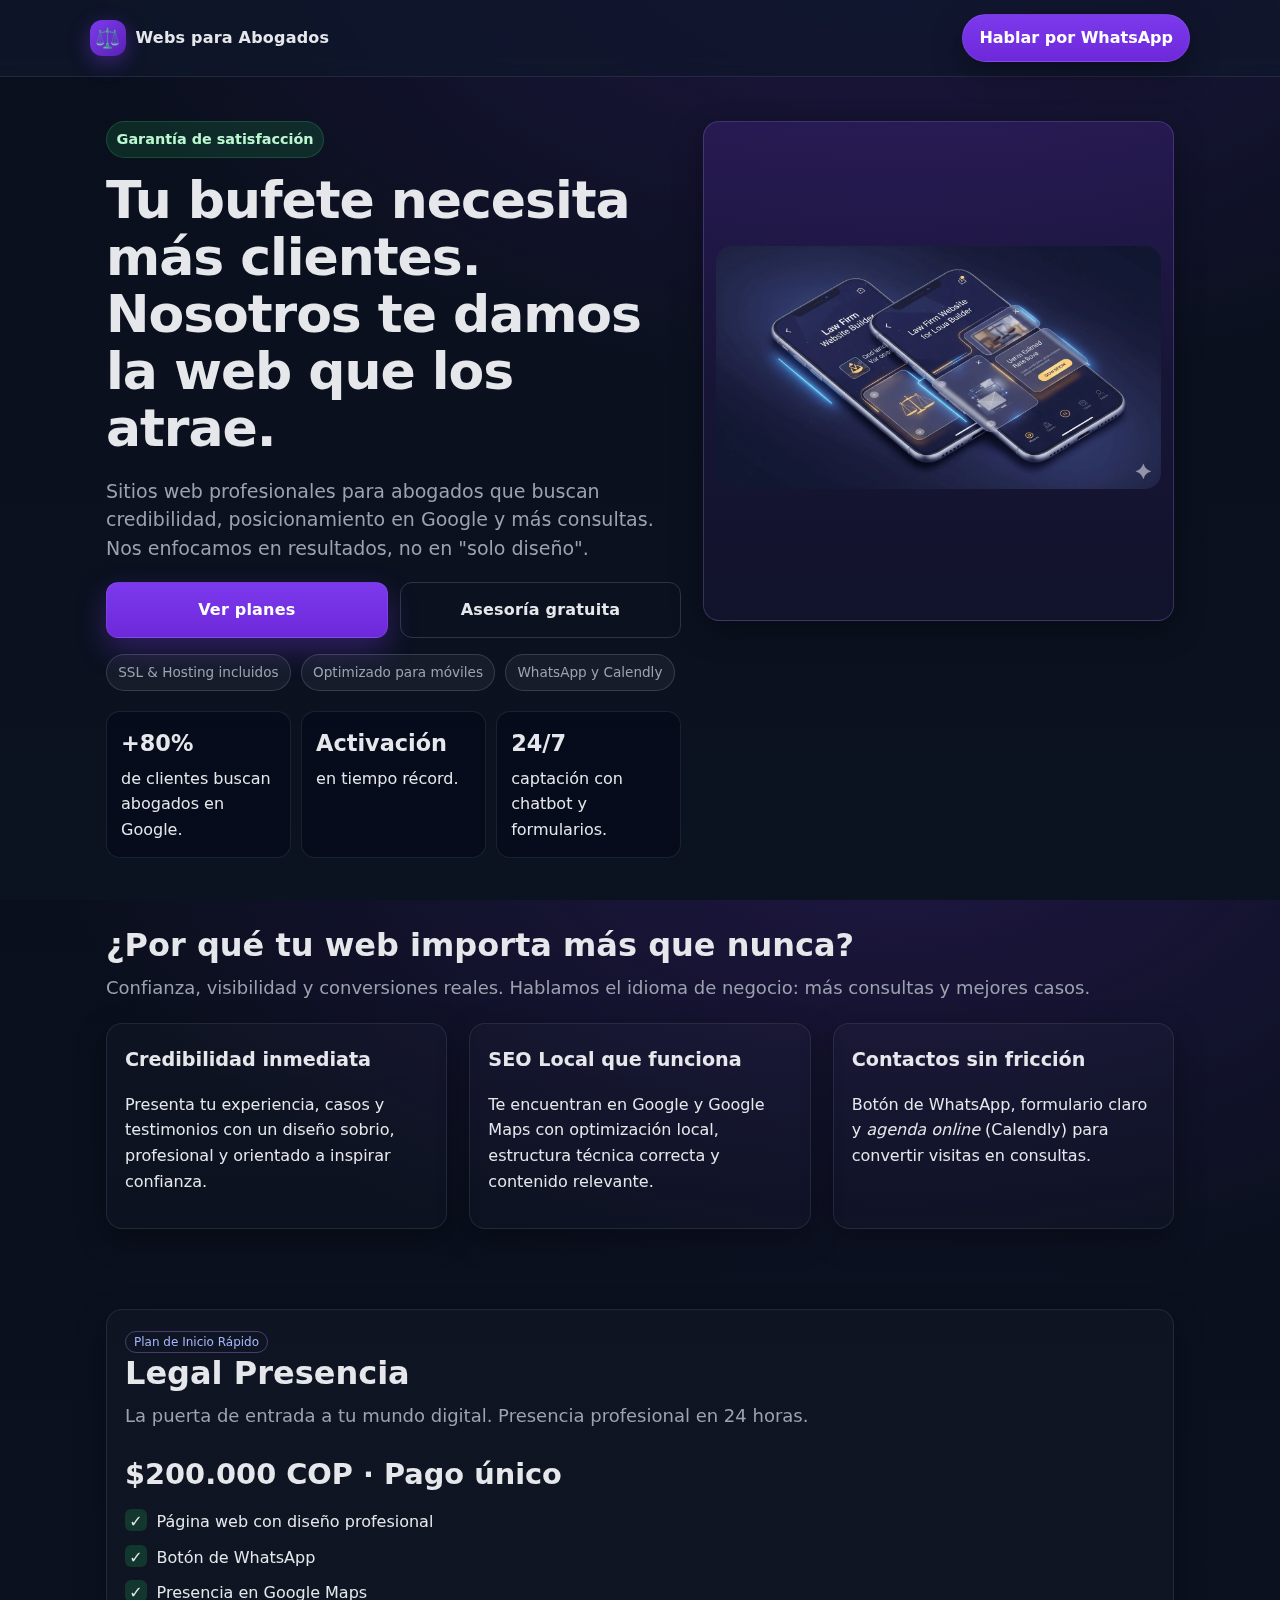
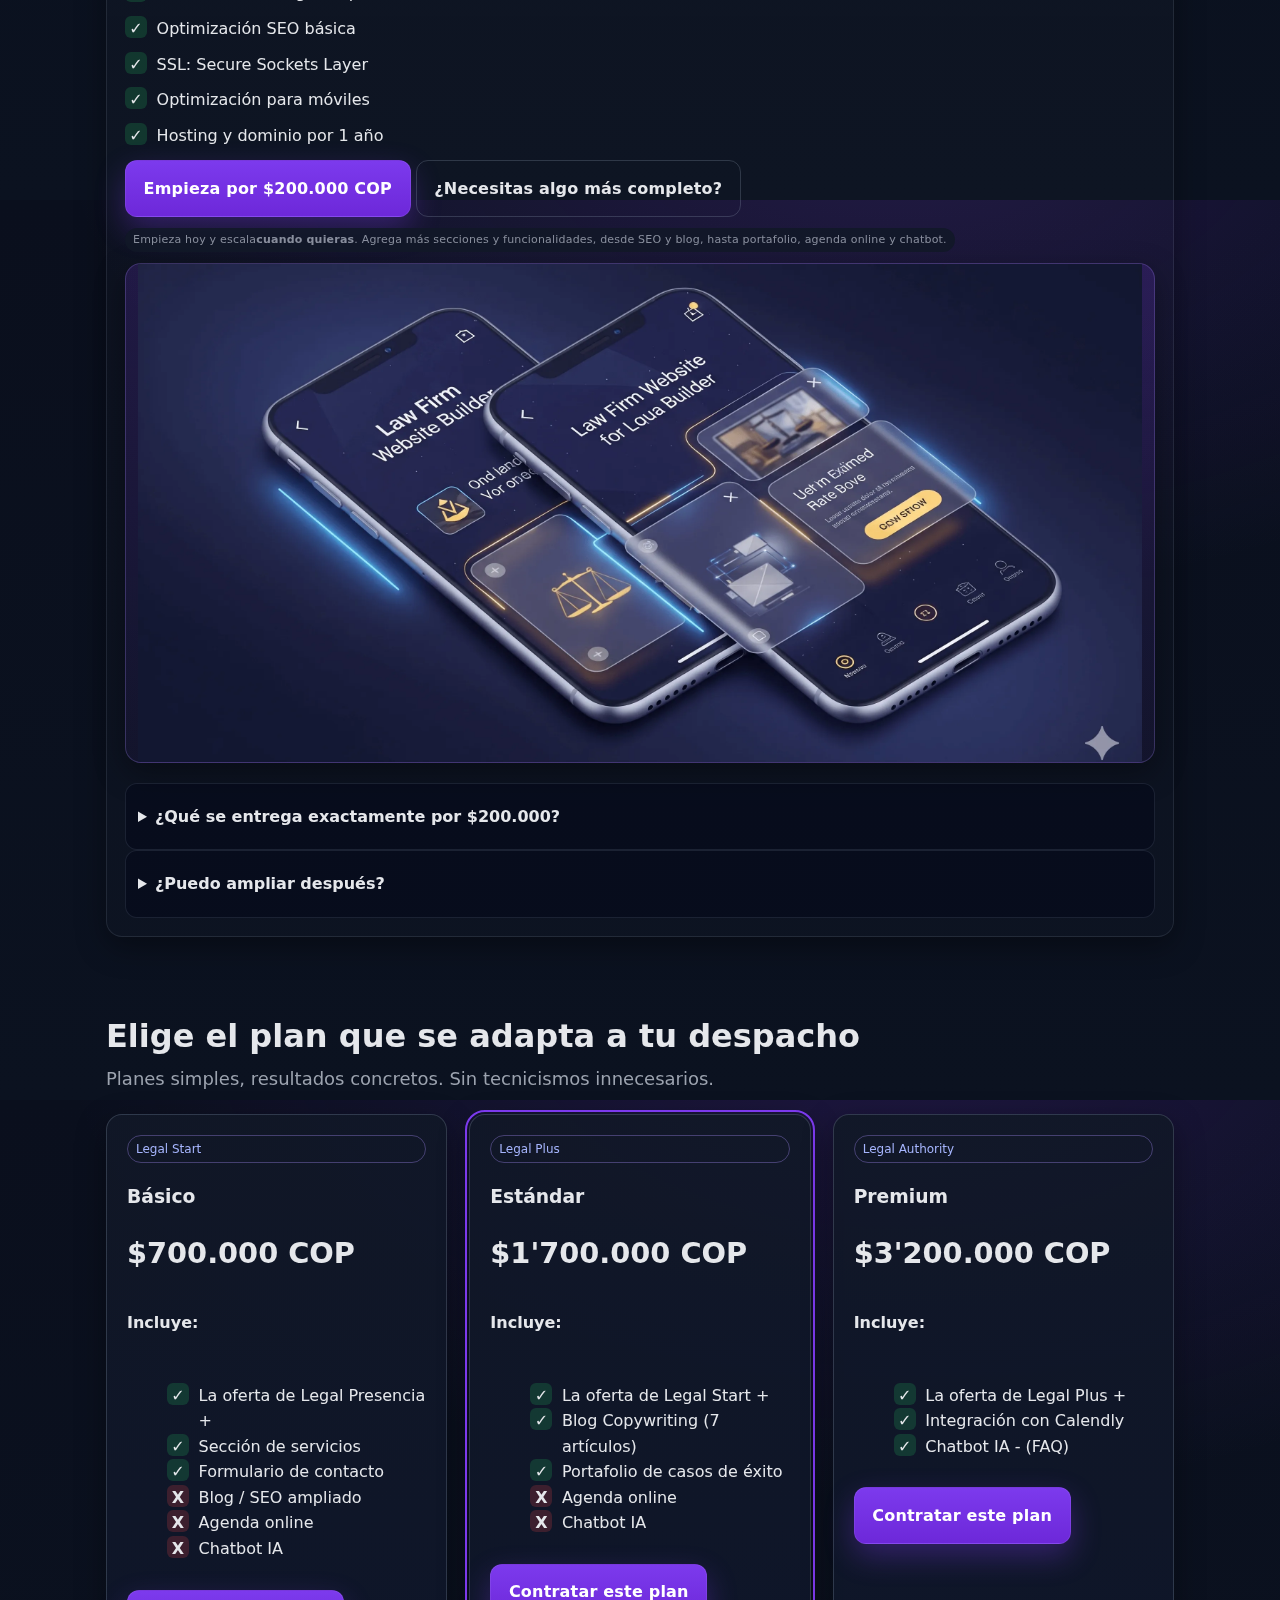
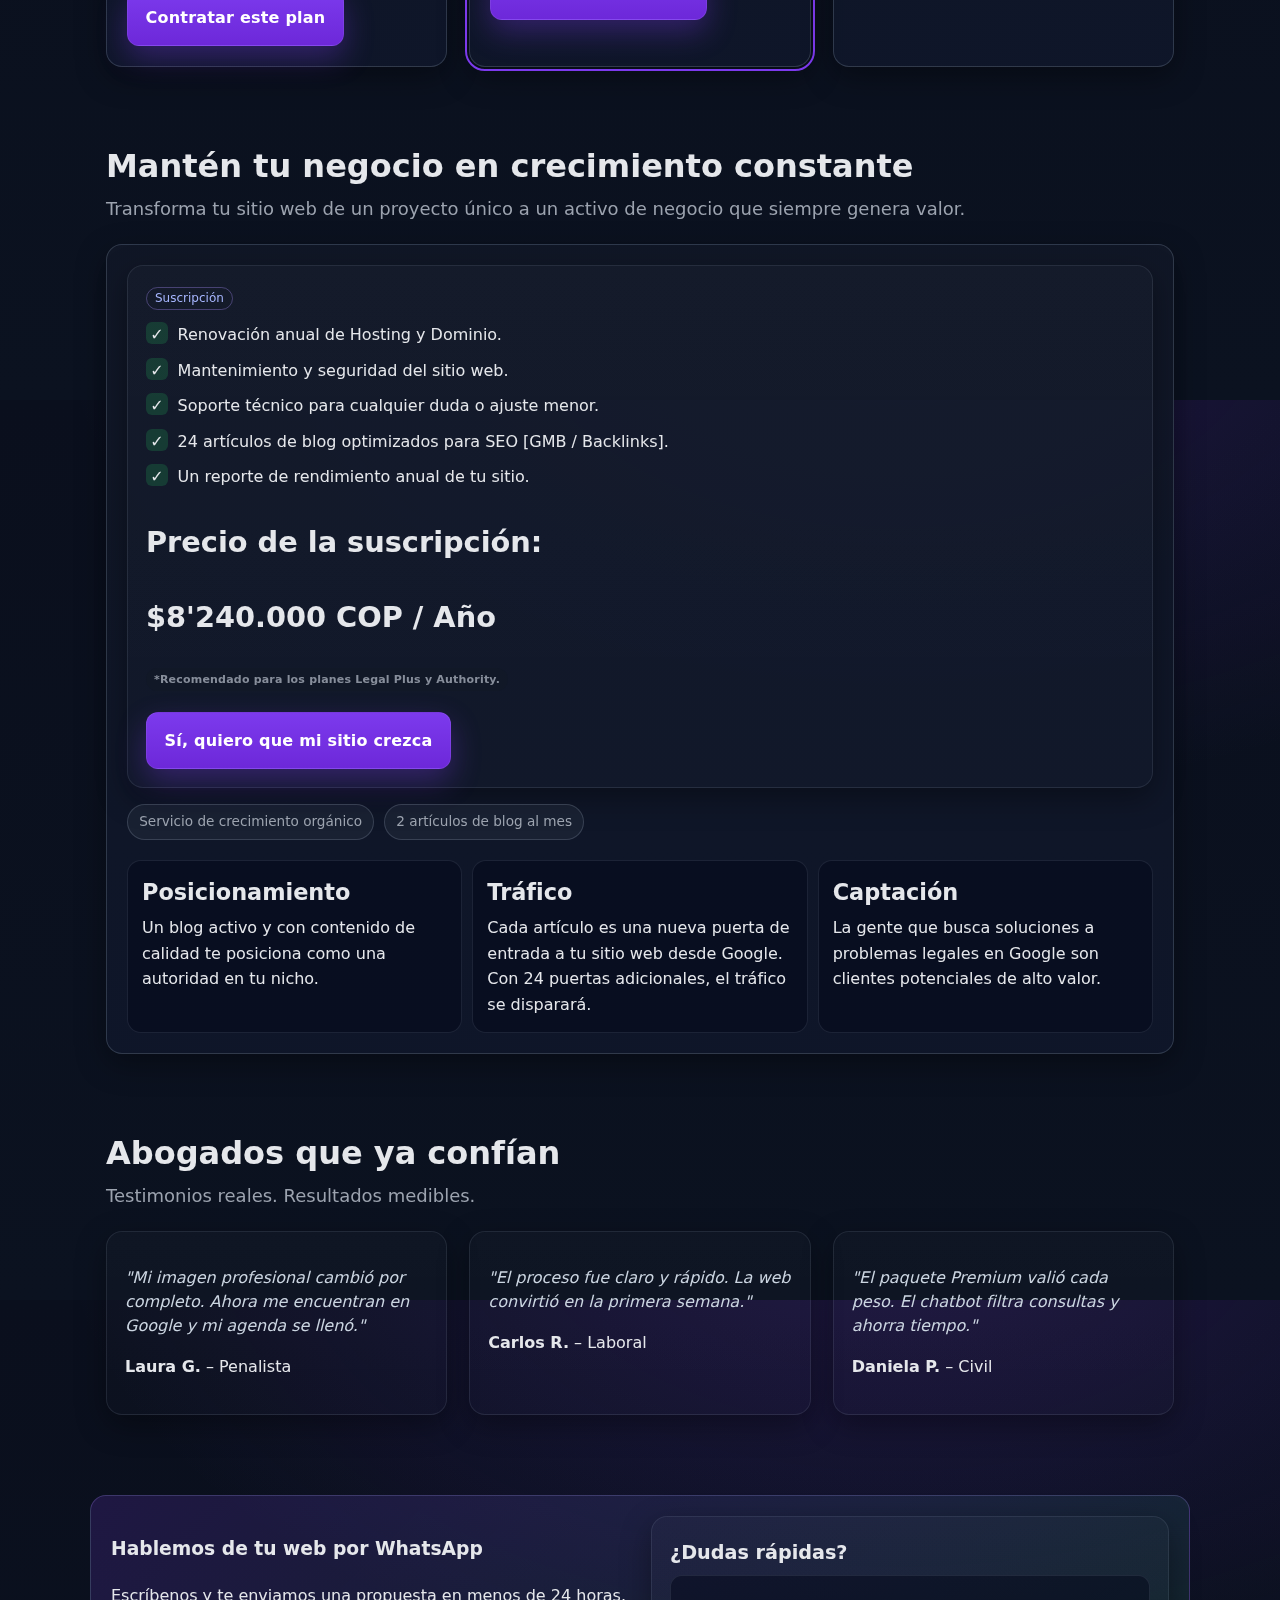
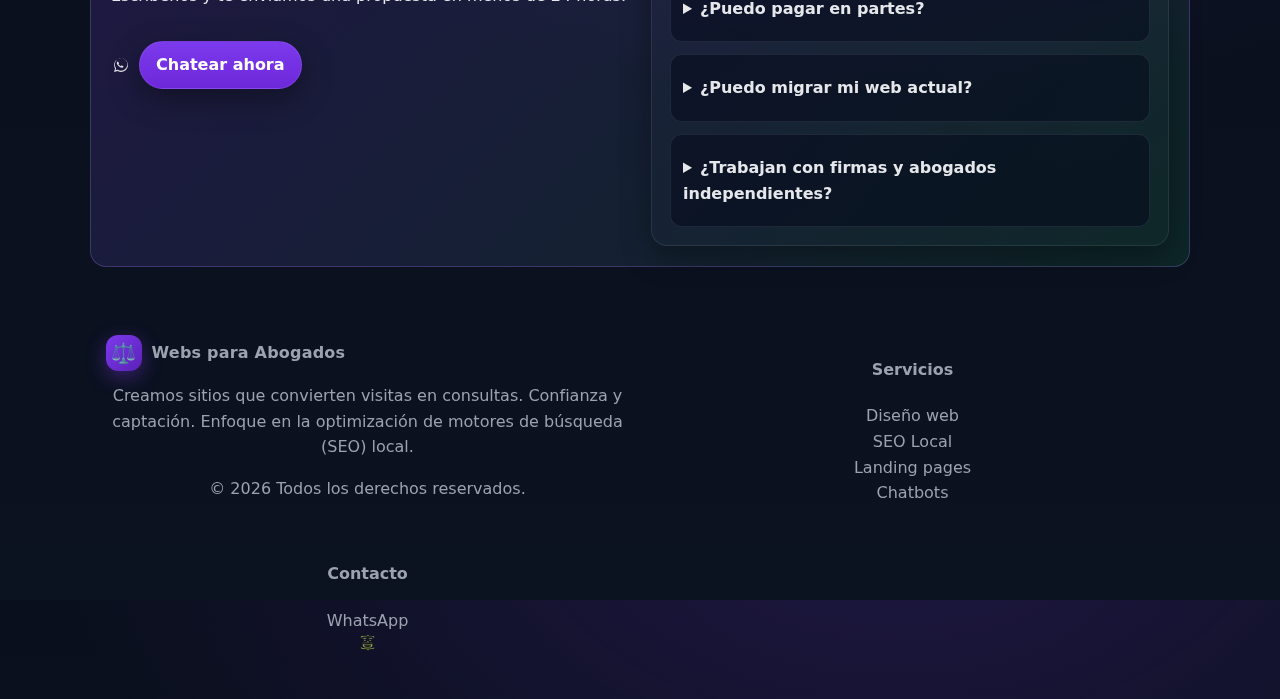
<file: index.html>
<!DOCTYPE html>
<html lang="es">
<head>
  <meta charset="utf-8" />
  <meta name="viewport" content="width=device-width, initial-scale=1" />
  <title>Webs para Abogados | Más clientes, mejor imagen</title>
  <meta name="description" content="Landing page para vender planes web a abogados: credibilidad, SEO local y más consultas.">
  <meta name="theme-color" content="#0f172a">
  <meta property="og:title" content="Webs para Abogados | Más clientes, mejor imagen">
  <meta property="og:description" content="Planes claros: Legal Start, Legal Plus y Legal Authority. Entrega en 7 días.">
  <meta property="og:type" content="website">
  <meta property="og:url" content="https://ejemplo.com/abogados">
  <link rel="icon" href="data:image/svg+xml,%3Csvg xmlns='http://www.w3.org/2000/svg' viewBox='0 0 100 100'%3E%3Ctext y='0.9em' font-size='90'%3E⚖️%3C/text%3E%3C/svg%3E">
  <link rel="stylesheet" href="styles.css">

  <script type="application/ld+json">
  {
    "@context":"https://schema.org",
    "@type":"Service",
    "name":"Diseño de sitios web para abogados",
    "areaServed":"Latinoamérica",
    "provider":{"@type":"Organization","name":"De Caldas","url":"https://decaldas.github.io/home/"},
    "hasOfferCatalog":{
      "@type":"OfferCatalog",
      "name":"Planes Web",
      "itemListElement":[
        {"@type":"Offer","name":"Legal Presencia","priceCurrency":"COP","price":"200.000"},
        {"@type":"Offer","name":"Legal Start","priceCurrency":"COP","price":"700.000"},
        {"@type":"Offer","name":"Legal Plus","priceCurrency":"COP","price":"1.700.000"},
        {"@type":"Offer","name":"Legal Authority","priceCurrency":"COP","price":"3.200.000"}
      ]
    },
    "hasOfferCatalog": {
      "@type": "OfferCatalog",
      "name": "Suscripción Anual",
      "itemListElement": [
        {
          "@type": "Offer",
          "name": "Mantenimiento y Crecimiento",
          "priceCurrency": "COP",
          "price": "8.240.000"
        }
      ]
    },
    "hasOfferCatalog": {
      "@type": "OfferCatalog",
      "name": "Servicios Adicionales",
      "itemListElement": [
        {
          "@type": "Offer",
          "name": "Conexión Profesional",
          "priceCurrency": "COP",
          "price": "700.000"
        },
        {
          "@type": "Offer",
          "name": "Autoridad Digital",
          "priceCurrency": "COP",
          "price": "1.000.000"
        },
        {
          "@type": "Offer",
          "name": "Optimización en Conversión",
          "priceCurrency": "COP",
          "price": "2.000.000"
        },
        {
          "@type": "Offer",
          "name": "Diseño de Marca e Identidad Visual",
          "priceCurrency": "COP",
          "price": "2.000.000"
        }
      ]
    }
  }
  </script>
</head>
<body>
  <a href="#contenido" class="skip-link">Saltar al contenido</a>
  <header>
    <div class="container nav" role="navigation" aria-label="Navegación principal">
      <div class="brand">
        <div class="logo" aria-hidden="true">⚖️</div>
        <span>Webs para Abogados</span>
      </div>
      <a class="cta-mini" href="https://wa.me/573001151592?text=Hola%20quiero%20mi%20web%20profesional%20para%20abogado" aria-label="Hablar por WhatsApp">Hablar por WhatsApp</a>
    </div>
  </header>

  <main id="contenido">
    <section class="hero">
      <div class="container hero-grid">
        <div class="hero-content">
          <span class="badge">Garantía de satisfacción</span>
          <h1 class="title">Tu bufete necesita más clientes.<br> Nosotros te damos la web que los atrae.</h1>
          <p class="subtitle">Sitios web profesionales para abogados que buscan credibilidad, posicionamiento en Google y más consultas. Nos enfocamos en resultados, no en "solo diseño".</p>
          <div class="hero-cta">
            <a class="btn btn-primary" href="#planes">Ver planes</a>
            <a class="btn btn-outline" href="https://wa.me/573001151592?text=Quiero%20asesoria%20gratuita%20para%20mi%20web%20de%20abogado" rel="noopener">Asesoría gratuita</a>
          </div>
          <div class="trust mt-2">
            <span class="pill">SSL & Hosting incluidos</span>
            <span class="pill">Optimizado para móviles</span>
            <span class="pill">WhatsApp y Calendly</span>
          </div>
          <div class="kpis">
            <div class="kpi"><strong>+80%</strong> de clientes buscan abogados en Google.</div>
            <div class="kpi"><strong>Activación</strong> en tiempo récord.</div>
            <div class="kpi"><strong>24/7</strong> captación con chatbot y formularios.</div>
          </div>
        </div>  
        <div class="hero-card" role="img" aria-label="Vista previa de una web para abogados con perfil, servicios y botón de contacto">
          <picture>
            <source media="(min-width: 769px)" srcset="./public/img/imgdesk-lawyers_landing.webp" />
            <source media="(max-width: 768px)" srcset="./public/img/imgphone-lawyers_landing.webp" />
            <img
              src="./public/img/imgdesk-lawyers_landing.webp"
              alt="Landing page para abogados con perfil profesional, servicios y contacto"
              loading="lazy"
              decoding="async"
            />
          </picture>
        </div>
      </div>
    </section>

    <section id="beneficios">
      <div class="container">
        <h2 class="section-title">¿Por qué tu web importa más que nunca?</h2>
        <p class="section-sub">Confianza, visibilidad y conversiones reales. Hablamos el idioma de negocio: más consultas y mejores casos.</p>
        <div class="benefits">
          <article class="card">
            <h3>Credibilidad inmediata</h3>
            <p>Presenta tu experiencia, casos y testimonios con un diseño sobrio, profesional y orientado a inspirar confianza.</p>
          </article>
          <article class="card">
            <h3>SEO Local que funciona</h3>
            <p>Te encuentran en Google y Google Maps con optimización local, estructura técnica correcta y contenido relevante.</p>
          </article>
          <article class="card">
            <h3>Contactos sin fricción</h3>
            <p>Botón de WhatsApp, formulario claro y <em>agenda online</em> (Calendly) para convertir visitas en consultas.</p>
          </article>
        </div>
      </div>
    </section>

    <!-- ===== Plan de Entrada: Legal Presencia ===== -->
    <section id="legal-presencia" aria-labelledby="lp-heading">
      <div class="container">
        <div class="card legal-presencia-card">
          <div class="lp-intro">
            <span class="badge-mini">Plan de Inicio Rápido</span>
            <h2 id="lp-heading" class="section-title">Legal Presencia</h2>
            <p class="section-sub">La puerta de entrada a tu mundo digital. Presencia profesional en 24 horas.</p>
          </div>

          <div class="lp-content">
            <div class="lp-details">
              <p class="price">$200.000 <span class="price-note">COP · Pago único</span></p>
              <ul class="features" aria-label="Incluye">
                <li><span class="check" aria-hidden="true">✓</span> Página web con diseño profesional</li>
                <li><span class="check" aria-hidden="true">✓</span> Botón de WhatsApp</li>
                <li><span class="check" aria-hidden="true">✓</span> Presencia en Google Maps</li>
                <li><span class="check" aria-hidden="true">✓</span> Optimización SEO básica</li>
                <li><span class="check" aria-hidden="true">✓</span> SSL: Secure Sockets Layer</li>
                <li><span class="check" aria-hidden="true">✓</span> Optimización para móviles</li>
                <li><span class="check" aria-hidden="true">✓</span> Hosting y dominio por 1 año</li>                
              </ul>

              <div class="lp-cta">
                <a class="btn btn-primary" href="https://wa.me/573001234567?text=Quiero%20el%20plan%20Legal%20Presencia%20por%20200.000%20COP" aria-label="Solicitar plan Legal Presencia por WhatsApp">
                  Empieza por $200.000 COP
                </a>
                <a class="btn btn-outline" href="#planes" aria-label="Ver planes superiores">
                  ¿Necesitas algo más completo?
                </a>
              </div>

              <p class="recommends">
                Empieza hoy y escala <strong>cuando quieras</strong>. Agrega más secciones y funcionalidades, desde SEO y blog, hasta portafolio, agenda online y chatbot.
              </p>
            </div>

            <div class="lp-image">
              <div class="hero-card" role="img" aria-label="Vista previa de Legal Presencia">
                <picture>
                  <source media="(min-width: 900px)" srcset="./public/img/imgdesk-lawyers_landing.webp" />
                  <source media="(max-width: 768px)" srcset="./public/img/imgphone-lawyers_landing.webp" />
                  <img src="./public/img/imgdesk-lawyers_landing.webp"
                      alt="Demo de landing de una firma legal con titular, servicios y WhatsApp"
                      loading="lazy" decoding="async" />
                </picture>
              </div>
            </div>
          </div>

          <div class="lp-faq">
            <details>
              <summary>¿Qué se entrega exactamente por $200.000?</summary>
              <p>Una página web con tu nombre, especialización, mensaje, y WhatsApp. Lista para recibir consultas; Este plan soluciona la necesidad básica de "estar presente" en el mundo digital. Es para quién solo busca un punto de contacto profesional.</p>
            </details>
            <details>
              <summary>¿Puedo ampliar después?</summary>
              <p>Sí. Elige las funcionalidades que se adaptan a tu estrategia. Si ya tienes una web, puedes agregar estas funcionalidades cuando lo requieras. <em>Pasa de una simple <q>tarjeta de presentación</q> a una herramienta totalmente interactiva.</em></p>
              
              <h3>Funcionalidades adicionales:</h3>

              <details>
                <summary>Conexión Profesional</summary>
                <p>Se trata de pasar de una presencia en línea a un punto de encuentro.</p>
                <div class="addon-detail">
                  <p>Botón de WhatsApp + Formulario de contacto</p>
                  <span class="addon-price">Precio: $700.000 COP</span>
                </div>
              </details>

              <details>
                <summary>Autoridad Digital</summary>
                <p>Construye tu reputación en línea y posiciona tu marca como la de un experto.</p>
                <div class="addon-detail">
                  <p>Blog con 7 artículos iniciales + Portafolio de casos de éxito</p>
                  <span class="addon-price">Precio: $1.000.000 COP</span>
                </div>
              </details>

              <details>
                <summary>Optimización en Conversión</summary>
                <p>Automatiza el proceso de contacto y calificación para llenar tu agenda.</p>
                <div class="addon-detail">
                  <p>Agenda online + Chatbot (FAQ)</p>
                  <span class="addon-price">Precio: $2.000.000 COP</span>
                </div>
              </details>

              <details>
                <summary>Diseño de Marca e Identidad Visual</summary>
                <p>Un diseño coherente y profesional que refleje tu experiencia y valores.</p>
                <div class="addon-detail">
                  <p>Definición general del estilo visual con logo principal y sus variaciones, paleta de colores, tipografía y fuentes. Para profesionales que requieren una identidad visual única y memorable.</p>
                  <span class="addon-price">Precio: $2.000.000 COP</span>
                </div>
              </details>

              <p>O. Podríamos migrar a <em><strong>Legal Start</strong></em>, <em><strong>Legal Plus</strong></em> o <em><strong>Legal Authority</strong></em> sin rehacer nada.</p>

              <details>
                <summary>¡Oferta Bundle!</summary>
                <div class="bundle-card">
                  <p class="bundle-title">Obtén el <span class="bundle-highlight">Paquete de Lanzamiento Completo</span></p>

                  <ul class="bundle-features">
                    <li><span class="bundle-check">✓</span> Plan Legal Plus</li>
                    <li><span class="bundle-check">✓</span> Diseño de Marca e Identidad Visual</li>
                  </ul>

                  <div class="bundle-pricing">
                    <div class="original-price">
                      <p>Precio por separado:</p>
                      <p class="strikethrough">$4'200.000 COP</p>
                    </div>
                    <div class="bundle-price">
                      <p>Precio del bundle:</p>
                      <p class="highlight-price">$3'500.000 COP</p>
                    </div>
                  </div>
                  <p class="bundle-savings">Ahorras: $700.000 COP</p>
                  <a class="btn btn-primary bundle-btn" href="https://wa.me/573001151592?text=Me%20interesa%20el%20Paquete%20de%20Lanzamiento%20Completo">
                    Contratar Paquete Completo
                  </a>
                </div>
              </details>
            </details>
          </div>
        </div>
      </div>
    </section>
    <!-- ===== /Legal Presencia ===== -->

    <section id="planes">
      <div class="container">
        <h2 class="section-title">Elige el plan que se adapta a tu despacho</h2>
        <p class="section-sub">Planes simples, resultados concretos. Sin tecnicismos innecesarios.</p>
        <div class="plans" role="list">
          <article class="plan" aria-labelledby="p1">
            <div class="badge-mini">Legal Start</div>
            <h3 id="p1">Básico</h3>
            <p class="price">$700.000<span class="price-note"> COP </span></p>
            <div class="features">
              <h4>Incluye:</h4>
              <ul>
                <li><span class="check"aria-hidden="true">✓</span> La oferta de Legal Presencia +</li>
                <li><span class="check" aria-hidden="true">✓</span> Sección de servicios</li>
                <li><span class="check" aria-hidden="true">✓</span> Formulario de contacto</li>
                <li><span class="x" aria-hidden="true">X</span> Blog / SEO ampliado</li>
                <li><span class="x" aria-hidden="true">X</span> Agenda online</li>
                <li><span class="x" aria-hidden="true">X</span> Chatbot IA</li>
              </ul>
            </div>
            <a class="btn btn-primary" href="https://wa.me/573001151592?text=Quiero%20el%20plan%20Legal%20Start" aria-label="Contratar plan Legal Start">Contratar este plan</a>
          </article>

          <article class="plan popular" aria-labelledby="p2">
            <div class="badge-mini">Legal Plus</div>
            <h3 id="p2">Estándar</h3>
            <p class="price">$1'700.000<span class="price-note"> COP </span></p>
            <div class="features">
              <h4>Incluye:</h4>
              <ul>
                <li><span class="check"aria-hidden="true">✓</span> La oferta de Legal Start +</li>
                <li><span class="check"aria-hidden="true">✓</span> Blog Copywriting (7 artículos)</li>
                <li><span class="check" aria-hidden="true">✓</span> Portafolio de casos de éxito</li>
                <li><span class="x" aria-hidden="true">X</span> Agenda online</li>
                <li><span class="x" aria-hidden="true">X</span> Chatbot IA</li>
              </ul>
            </div>
            <a class="btn btn-primary" href="https://wa.me/573001151592?text=Quiero%20el%20plan%20Legal%20Plus" aria-label="Contratar plan Legal Plus">Contratar este plan</a>
          </article>

          <article class="plan" aria-labelledby="p3">
            <div class="badge-mini">Legal Authority</div>
            <h3 id="p3">Premium</h3>
            <p class="price">$3'200.000<span class="price-note"> COP </span></p>
            <div class="features">
              <h4>Incluye:</h4>
              <ul>
                <li><span class="check">✓</span> La oferta de Legal Plus +</li>
                <li><span class="check">✓</span> Integración con Calendly</li>
                <li><span class="check">✓</span> Chatbot IA - (FAQ)</li>
              </ul>
            </div>
            <a class="btn btn-primary" href="https://wa.me/573001151592?text=Quiero%20el%20plan%20Legal%20Authority" aria-label="Contratar plan Legal Authority">Contratar este plan</a>
          </article>
        </div>
      </div>
    </section>

    <section id="suscripcion-anual">
      <div class="container">
        <h2 class="section-title">Mantén tu negocio en crecimiento constante</h2>
        <p class="section-sub">Transforma tu sitio web de un proyecto único a un activo de negocio que siempre genera valor.</p>

        <article class="plan">
          <div class="card popular">
            <span class="badge-mini">Suscripción</span>
            <ul class="features">
              <li><span class="check" aria-hidden="true">✓</span>Renovación anual de Hosting y Dominio.</li>
              <li><span class="check" aria-hidden="true">✓</span> Mantenimiento y seguridad del sitio web.</li>
              <li><span class="check" aria-hidden="true">✓</span> Soporte técnico para cualquier duda o ajuste menor.</li>
              <li><span class="check" aria-hidden="true">✓</span> 24 artículos de blog optimizados para SEO [GMB / Backlinks].</li>
              <li><span class="check" aria-hidden="true">✓</span> Un reporte de rendimiento anual de tu sitio.</li>
            </ul>
            
            <div class="price">
              <p class="price-label">Precio de la suscripción:</p>
              <p class="price">$8'240.000 <span class="price-note">COP / Año</span></p>
              <p class="recommends">*Recomendado para los planes Legal Plus y Authority.</p>
            </div>
            
            <a class="btn btn-primary" href="https://wa.me/573001151592?text=Quiero%20contratar%20la%20suscripci%C3%B3n%20anual%20de%20mantenimiento">
              Sí, quiero que mi sitio crezca
            </a>
          </div>

          <div class="trust">
            <span class="pill">Servicio de crecimiento orgánico</span>
            <span class="pill">2 artículos de blog al mes</span>
          </div>

          <div class="kpis">
            <div class="kpi"><strong>Posicionamiento</strong> Un blog activo y con contenido de calidad te posiciona como una autoridad en tu nicho.</div>
            <div class="kpi"><strong>Tráfico</strong> Cada artículo es una nueva puerta de entrada a tu sitio web desde Google. Con 24 puertas adicionales, el tráfico se disparará.</div>
            <div class="kpi"><strong>Captación</strong> La gente que busca soluciones a problemas legales en Google son clientes potenciales de alto valor.</div>
          </div>
        </article>
      </div>
    </section>

    <section id="testimonios">
      <div class="container">
        <h2 class="section-title">Abogados que ya confían</h2>
        <p class="section-sub">Testimonios reales. Resultados medibles.</p>
        <div class="testimonials">
          <article class="card">
            <p class="quote">"Mi imagen profesional cambió por completo. Ahora me encuentran en Google y mi agenda se llenó."</p>
            <p><strong>Laura G.</strong> – Penalista</p>
          </article>
          <article class="card">
            <p class="quote">"El proceso fue claro y rápido. La web convirtió en la primera semana."</p>
            <p><strong>Carlos R.</strong> – Laboral</p>
          </article>
          <article class="card">
            <p class="quote">"El paquete Premium valió cada peso. El chatbot filtra consultas y ahorra tiempo."</p>
            <p><strong>Daniela P.</strong> – Civil</p>
          </article>
        </div>
      </div>
    </section>

    <section id="garantia">
      <div class="container guarantee">
        <div class="contact-card">
          <h3>Hablemos de tu web por WhatsApp</h3>
          <p>Escríbenos y te enviamos una propuesta en menos de 24 horas.</p>
          <p class="whatsapp">
            <svg viewBox="0 0 32 32" fill="currentColor" aria-hidden="true"><path d="M19.11 17.48c-.26-.13-1.52-.75-1.75-.84-.23-.09-.4-.13-.57.13-.17.26-.65.84-.8 1.01-.15.17-.3.2-.56.07-.26-.13-1.08-.4-2.06-1.27-.76-.68-1.27-1.52-1.42-1.78-.15-.26-.02-.4.11-.53.11-.11.26-.3.38-.45.13-.15.17-.26.26-.43.09-.17.04-.32-.02-.45-.07-.13-.57-1.37-.78-1.88-.21-.5-.42-.43-.57-.43-.15 0-.32-.02-.49-.02-.17 0-.45.06-.68.32-.23.26-.9.88-.9 2.14 0 1.26.93 2.48 1.06 2.65.13.17 1.83 2.8 4.43 3.92.62.27 1.11.43 1.49.55.63.2 1.2.17 1.65.10.5-.08 1.52-.62 1.74-1.22.21-.6.21-1.12.15-1.22-.06-.1-.23-.16-.49-.29zM16.05 5C9.94 5 5 9.94 5 16.05c0 1.95.51 3.79 1.4 5.38L5 27l5.71-1.49A11 11 0 0 0 16.05 27C22.16 27 27.1 22.06 27.1 15.95 27.1 9.84 22.16 5 16.05 5zm0 20.1a9.97 9.97 0 0 1-5.08-1.41l-.36-.21-3.38.88.9-3.29-.23-.34A10 10 0 1 1 26.1 16.05 10.05 10.05 0 0 1 16.05 25.1z"/></svg>
            <a class="cta-mini" href="https://wa.me/573001151592?text=Hola%20necesito%20una%20web%20para%20mi%20despacho">Chatear ahora</a>
          </p>
        </div>
        
        <div class="faq-card">
          <div class="card">
            <h3>¿Dudas rápidas?</h3>
            <div class="faq">
              <details>
                <summary>¿Puedo pagar en partes?</summary>
                <p>Sí. 60% al inicio, 40% al entregar.</p>
              </details>
              <details>
                <summary>¿Puedo migrar mi web actual?</summary>
                <p>Claro. Incluimos migración de contenido sin costo en Plus y Authority.</p>
              </details>
              <details>
                <summary>¿Trabajan con firmas y abogados independientes?</summary>
                <p>Sí, adaptamos el plan a tu contexto.</p>
              </details>
            </div>
          </div>
        </div>
      </div>
    </section>
  </main>
</body>
<footer>
    <div class="container footer-grid">
      <div>
        <div class="brand">
          <div class="logo" aria-hidden="true">⚖️</div>
          <strong>Webs para Abogados</strong>
        </div>
        <p class="mt-2">Creamos sitios que convierten visitas en consultas. Confianza y captación. Enfoque en la optimización de motores de búsqueda (SEO) local.</p>
        <p class="mt-2">
          © <span id="year"></span> Todos los derechos reservados.</p>
      </div>
      <div>
        <h4>Servicios</h4>
        <ul class="mt-1" style="list-style:none; padding:0; margin:0">
          <li>Diseño web</li>
          <li>SEO Local</li>
          <li>Landing pages</li>
          <li>Chatbots</li>
        </ul>
      </div>
      <div>
        <h4>Contacto</h4>
        <ul class="mt-1" style="list-style:none; padding:0; margin:0">
          <li><a href="https://wa.me/573001151592">WhatsApp</a></li>
          <!-- <li><a href="#contacto">Formulario</a></li> -->
          <li><a href="https://decaldas.github.io/home/" target="_blank" rel="noopener">
            <img src="./public/web-app-manifest-192x192.webp" width="17px" height="17px" alt="De Caldas logo">
            </a>
          </li>
        </ul>
        <div>
        
      </div>
      </div>
    </div>
  </footer>

  <script>
    // Año dinámico y ligero efecto de enfoque al abrir con hash
    document.getElementById('year').textContent = new Date().getFullYear();
    if (location.hash) {
      const el = document.querySelector(location.hash);
      if (el) el.setAttribute('tabindex', '-1'), el.focus();
    }
  </script>
</html>
</file>
<file: styles.css>
/* ==========================================================================
    VARIABLES Y CONFIGURACIÓN GLOBAL
    ========================================================================== */

:root {
  /* Colores principales */
  --color-bg: #0b1220;           /* slate-950 */
  --color-panel: #0f172a;        /* slate-900 */
  --color-panel-2: #111827;      /* gray-900 */
  --color-text: #e5e7eb;         /* gray-200 */
  --color-muted: #9ca3af;        /* gray-400 */
  
  /* Colores de marca */
  --color-brand-primary: #7c3aed;  /* violet-600 */
  --color-brand-secondary: #a78bfa; /* violet-300 */
  --color-brand-gradient: linear-gradient(180deg, var(--color-brand-primary), #6d28d9);
  
  /* Colores de estado */
  --color-success: #22c55e;      /* green-500 */
  --color-danger: #ef4444;
  
  /* Efectos visuales */
  --color-ring: rgba(124, 58, 237, 0.45);
  --shadow-primary: 0 10px 30px rgba(0, 0, 0, 0.35);
  --shadow-brand: 0 12px 30px rgba(124, 58, 237, 0.33);
  
  /* Bordes */
  --border-radius: 16px;
  --border-radius-sm: 12px;
  --border-radius-lg: 24px;
  --border-color: rgba(148, 163, 184, 0.15);
  --border-color-light: rgba(148, 163, 184, 0.25);
  
  /* Espaciado */
  --spacing-gap: 22px;
  --spacing-section: 54px 0;
  
  /* Nuevas variables para móviles */
  --mobile-padding: 16px;
  --touch-min-size: 44px;
}

/* ==========================================================================
    RESET Y ESTILOS BASE
    ========================================================================== */

* {
  box-sizing: border-box;
}

html, body {
  height: 100%;
}

body {
  margin: 0;
  font-family: ui-sans-serif, system-ui, -apple-system, Segoe UI, Roboto, Helvetica, Arial, 
              "Apple Color Emoji", "Segoe UI Emoji", sans-serif;
  color: var(--color-text);
  background: radial-gradient(1200px 700px at 70% -10%, rgba(124, 58, 237, 0.18), transparent 70%), 
              linear-gradient(180deg, #0a0f1d 0%, var(--color-bg) 100%);
  line-height: 1.6;
  /* Mejorar renderizado en móviles */
  -webkit-font-smoothing: antialiased;
  -moz-osx-font-smoothing: grayscale;
  text-rendering: optimizeLegibility;
}

a {
  color: inherit;
  text-decoration: none;
}

/* ==========================================================================
    COMPONENTES REUTILIZABLES - OPTIMIZADOS PARA MÓVILES
    ========================================================================== */

/* Contenedores */
.container {
  width: min(1100px, 92%);
  margin-inline: auto;
  padding: 0 var(--mobile-padding);
}

/* Utilidades de texto */
.sr-only {
  position: absolute;
  width: 1px;
  height: 1px;
  padding: 0;
  margin: -1px;
  overflow: hidden;
  clip: rect(0, 0, 0, 0);
  white-space: nowrap;
  border: 0;
}

.skip-link {
  position: absolute;
  left: -9999px;
  top: auto;
  width: 1px;
  height: 1px;
  overflow: hidden;
}

.skip-link:focus {
  left: 1rem;
  top: 1rem;
  width: auto;
  height: auto;
  background: #fff;
  color: #000;
  padding: 0.5rem 0.75rem;
  border-radius: 8px;
  z-index: 1000;
}

/* Tarjetas */
.card {
  background: linear-gradient(180deg, rgba(255, 255, 255, 0.02), rgba(255, 255, 255, 0.01));
  border: 1px solid var(--border-color);
  border-radius: var(--border-radius);
  padding: 18px;
  box-shadow: var(--shadow-primary);
}

/* Botones - Optimizados para touch */
.btn {
  display: inline-flex;
  align-items: center;
  justify-content: center;
  gap: 0.6rem;
  padding: 0.9rem 1.1rem;
  border-radius: var(--border-radius-sm);
  text-decoration: none;
  font-weight: 700;
  letter-spacing: 0.2px;
  border: 1px solid rgba(255, 255, 255, 0.08);
  transition: transform 0.15s ease, filter 0.15s ease, box-shadow 0.2s ease;
  /* Tamaño mínimo para touch */
  min-height: var(--touch-min-size);
}

.btn-primary {
  background: var(--color-brand-gradient);
  color: #fff;
  box-shadow: var(--shadow-brand);
}

.btn-primary:hover, .btn-primary:focus {
  transform: translateY(-1px);
  filter: brightness(1.05);
}

.btn-outline {
  background: transparent;
  color: var(--color-text);
  border: 1px solid var(--border-color-light);
}

.btn-outline:hover, .btn-outline:focus {
  transform: translateY(-1px);
  border-color: rgba(255, 255, 255, 0.5);
}

.cta-mini {
  display: inline-flex;
  gap: 0.6rem;
  align-items: center;
  padding: 0.65rem 1rem;
  border-radius: 999px;
  background: var(--color-brand-gradient);
  color: white;
  text-decoration: none;
  font-weight: 600;
  box-shadow: var(--shadow-primary);
  transition: transform 0.15s ease, filter 0.15s ease;
  border: 1px solid rgba(255, 255, 255, 0.08);
  /* Tamaño mínimo para touch */
  min-height: var(--touch-min-size);
}

.cta-mini:hover, .cta-mini:focus {
  transform: translateY(-1px);
  filter: brightness(1.05);
}

.cta-mini:focus-visible {
  outline: 3px solid var(--color-ring);
  outline-offset: 3px;
}

/* Badges */
.badge {
  display: inline-flex;
  align-items: center;
  gap: 0.5rem;
  padding: 0.35rem 0.6rem;
  border-radius: 999px;
  background: rgba(34, 197, 94, 0.15);
  color: #bbf7d0;
  font-weight: 600;
  font-size: 0.9rem;
  border: 1px solid rgba(34, 197, 94, 0.25);
}

.badge-mini {
  font-size: 0.75rem;
  color: #a5b4fc;
  border: 1px solid rgba(167, 139, 250, 0.35);
  padding: 0.2rem 0.5rem;
  border-radius: 999px;
}

/* Elementos de lista */
.features {
  list-style: none;
  padding: 0;
  margin: 12px 0;
  display: grid;
  gap: 10px;
}

.features li {
  display: flex;
  gap: 0.6rem;
  align-items: flex-start;
}

dt.subtitle {
  font-size: 23px;
}

.check {
  width: 22px;
  height: 22px;
  border-radius: 6px;
  background: rgba(34, 197, 94, 0.2);
  display: grid;
  place-items: center;
  font-weight: 900;
  flex-shrink: 0; /* Evita que se reduzca en móviles */
}

.x {
  width: 22px;
  height: 22px;
  border-radius: 6px;
  background: rgba(239, 68, 68, 0.2);
  display: grid;
  place-items: center;
  font-weight: 900;
  flex-shrink: 0; /* Evita que se reduzca en móviles */
}

/* Utilidades de diseño */
.grid {
  display: grid;
  gap: var(--spacing-gap);
}

.center {
  text-align: center;
}

/* Utilidades de espaciado */
.mt-1 { margin-top: 6px; }
.mt-2 { margin-top: 12px; }
.mt-3 { margin-top: 18px; }
.mt-4 { margin-top: 24px; }
.mt-5 { margin-top: 32px; }
.mb-0 { margin-bottom: 0; }
.ml-0 { margin-left: 27px; }

.pill {
  display: inline-flex;
  gap: 0.5rem;
  align-items: center;
  padding: 0.4rem 0.7rem;
  border-radius: 999px;
  border: 1px solid var(--border-color-light);
  background: rgba(148, 163, 184, 0.08);
  font-size: 0.85rem;
  white-space: nowrap;
}

/* ==========================================================================
    COMPONENTES DE LAYOUT - OPTIMIZADOS PARA MÓVILES
    ========================================================================== */

/* Header y Navegación */
header {
  position: sticky;
  top: 0;
  z-index: 20;
  backdrop-filter: saturate(120%) blur(8px);
  background: rgba(15, 23, 42, 0.75);
  border-bottom: 1px solid rgba(148, 163, 184, 0.15);
}

.nav {
  display: flex;
  align-items: center;
  justify-content: space-between;
  padding: 14px 0;
  flex-wrap: wrap;
  gap: 12px;
}

.brand {
  display: flex;
  gap: 0.6rem;
  align-items: center;
  font-weight: 700;
  letter-spacing: 0.2px;
}

.brand .logo {
  width: 36px;
  height: 36px;
  display: grid;
  place-items: center;
  border-radius: var(--border-radius-sm);
  background: linear-gradient(135deg, var(--color-brand-primary), #5b21b6);
  box-shadow: 0 6px 20px rgba(124, 58, 237, 0.4);
  font-size: 20px;
  flex-shrink: 0;
}

/* Hero Section */
.hero {
  padding: 44px 0 28px;
}

.hero-grid {
  display: grid;
  gap: var(--spacing-gap);
  grid-template-columns: 1fr;
}

.title {
  font-size: clamp(28px, 4.2vw, 52px);
  line-height: 1.1;
  margin: 14px 0 10px;
  font-weight: 800;
  letter-spacing: -0.02em;
  word-wrap: break-word;
}

.subtitle {
  font-size: clamp(16px, 2vw, 19px);
  color: var(--color-muted);
  max-width: 100%;
  line-height: 1.5;
}

.hero-card {
  background: linear-gradient(180deg, rgba(124, 58, 237, 0.18), rgba(124, 58, 237, 0.06));
  border: 1px solid rgba(167, 139, 250, 0.25);
  border-radius: var(--border-radius);
  padding: 12px;
  box-shadow: var(--shadow-primary);
  overflow: hidden;
  display: flex;
  align-items: center;
  justify-content: center;
  order: -1; /* Mover la imagen arriba en móviles */
  margin-bottom: 20px;
}

/* Estilos para la imagen dentro de hero-card */
.hero-card picture,
.hero-card img {
  width: 100%;
  height: auto;
  max-width: 100%;
  object-fit: contain;
  border-radius: var(--border-radius);
}

.hero-cta {
  display: flex;
  flex-wrap: wrap;
  gap: 12px;
  margin: 20px 0 6px;
}

.hero-cta .btn {
  flex: 1;
  min-width: 140px; /* Ancho mínimo para botones en móviles */
}

.trust {
  display: flex;
  flex-wrap: wrap;
  gap: 10px;
  align-items: center;
  color: var(--color-muted);
  font-size: 0.95rem;
  margin: 16px 0;
}

/* KPIs */
.kpis {
  display: grid;
  gap: 10px;
  margin-top: 20px;
}

.kpi {
  background: rgba(2, 6, 23, 0.5);
  border: 1px solid var(--border-color);
  border-radius: 14px;
  padding: 14px;
}

.kpi strong {
  font-size: 1.4rem;
  display: block;
  margin-bottom: 4px;
}

/* Secciones generales */
section {
  padding: 40px 0;
}

.section-title {
  font-size: clamp(22px, 2.8vw, 32px);
  margin: 0 0 10px;
  font-weight: 800;
  line-height: 1.2;
}

.section-sub {
  color: var(--color-muted);
  margin: 0 0 22px;
  font-size: clamp(14px, 1.8vw, 18px);
  line-height: 1.5;
}

/* Beneficios */
.benefits {
  display: grid;
  gap: var(--spacing-gap);
  grid-template-columns: 1fr;
}

.card h3 {
  margin: 0.2rem 0 0.4rem;
  font-size: 1.2rem;
}

.recommends {
  border-radius: var(--border-radius-sm);
  display: inline-flex;
  color: var(--color-muted);
  font-size: 11px; 
  letter-spacing: 0.2px;
  opacity: 0.85;
  background-color: #111827;
  padding: 0.2rem 0.5rem;
  max-width: 100%;
  word-wrap: break-word;
}

/* Planes */
.plans {
  display: grid;
  gap: var(--spacing-gap);
  grid-template-columns: 1fr;
}

.plan {
  position: relative;
  padding: 20px;
  border-radius: var(--border-radius);
  border: 1px solid var(--border-color-light);
  background: linear-gradient(180deg, rgba(17, 24, 39, 0.9), rgba(15, 23, 42, 0.9));
  box-shadow: var(--shadow-primary);
}

.plan.popular {
  outline: 2px solid var(--color-brand-primary);
  outline-offset: 2px;
}

.price {
  font-size: 1.8rem;
  font-weight: 800;
  margin: 10px 0;
}

/* Tablas */
.table {
  overflow-x: auto;
  border-radius: var(--border-radius-sm);
  border: 1px solid var(--border-color);
  margin: 20px 0;
  -webkit-overflow-scrolling: touch; /* Mejor scroll en iOS */
}

table {
  width: 100%;
  border-collapse: collapse;
  font-size: 0.98rem;
  min-width: 500px; /* Ancho mínimo para tablas */
}

th, td {
  padding: 12px 14px;
  border-bottom: 1px solid var(--border-color);
  text-align: left;
}

tbody tr:hover {
  background: rgba(255, 255, 255, 0.02);
}

/* Testimonios */
.testimonials {
  display: grid;
  gap: var(--spacing-gap);
  grid-template-columns: 1fr;
}

.quote {
  font-style: italic;
  color: #cbd5e1;
  line-height: 1.5;
}

/* Garantía */
.guarantee {
  display: grid;
  gap: var(--spacing-gap);
  grid-template-columns: 1fr;
  background: linear-gradient(135deg, rgba(124, 58, 237, 0.18), rgba(34, 197, 94, 0.12));
  border: 1px solid rgba(167, 139, 250, 0.25);
  border-radius: var(--border-radius);
  padding: 20px;
}

/* FAQ */
.faq {
  display: grid;
  gap: 12px;
}

details {
  background: rgba(2, 6, 23, 0.5);
  border: 1px solid var(--border-color);
  border-radius: var(--border-radius-sm);
  padding: 12px;
}

summary {
  cursor: pointer;
  font-weight: 700;
  padding: 8px 0;
}

/* Footer */
footer {
  padding: 28px 0 40px;
  color: var(--color-muted);
  text-align: center;
}

.footer-grid {
  display: grid;
  gap: var(--spacing-gap);
  grid-template-columns: 1fr;
}

.whatsapp {
  display: inline-flex;
  align-items: center;
  gap: 0.5rem;
  margin: 16px 0;
}

.whatsapp svg {
  width: 20px;
  height: 20px;
}

.note {
  font-size: 0.9rem;
  color: #94a3b8;
  line-height: 1.5;
}

/* ==========================================================================
    MEDIA QUERIES MEJORADAS PARA MÓVILES
    ========================================================================== */

/* Móviles pequeños (hasta 360px) */
@media (max-width: 360px) {
  :root {
    --mobile-padding: 12px;
    --spacing-gap: 16px;
  }
  
  .container {
    padding: 0 var(--mobile-padding);
  }
  
  .hero-cta {
    flex-direction: column;
  }
  
  .hero-cta .btn {
    width: 100%;
  }
  
  .trust {
    justify-content: center;
  }
  
  .pill {
    font-size: 0.75rem;
    padding: 0.3rem 0.6rem;
  }
  
  .kpi strong {
    font-size: 1.2rem;
  }
}

/* Móviles medianos (361px - 480px) */
@media (min-width: 361px) and (max-width: 480px) {
  .trust {
    justify-content: center;
  }
  
  .pill {
    font-size: 0.8rem;
  }
}

/* Móviles grandes y tablets pequeñas (481px - 768px) */
@media (min-width: 481px) and (max-width: 768px) {
  .benefits,
  .testimonials {
    grid-template-columns: repeat(2, 1fr);
  }
  
  .kpis {
    grid-template-columns: repeat(2, 1fr);
  }
  
  .hero-card {
    order: 0; /* Restaurar orden natural */
    margin-bottom: 0;
  }
}

/* Tablets (769px - 900px) */
@media (min-width: 769px) and (max-width: 900px) {
  .hero-grid {
    grid-template-columns: 1.1fr 0.9fr;
  }
  
  .benefits,
  .plans,
  .testimonials {
    grid-template-columns: repeat(2, 1fr);
  }
  
  .guarantee {
    grid-template-columns: 1fr 1fr;
  }
  
  .footer-grid {
    grid-template-columns: 2fr 1fr 1fr;
  }
  
  .hero-card {
    max-height: 400px;
  }
}

/* Desktop (901px en adelante) */
@media (min-width: 901px) {
  .hero-grid {
    grid-template-columns: 1.1fr 0.9fr;
  }
  
  .benefits,
  .plans,
  .testimonials {
    grid-template-columns: repeat(3, 1fr);
  }
  
  .guarantee,
  .footer-grid {
    grid-template-columns: 1fr 1fr;
  }
  
  .kpis {
    grid-template-columns: repeat(3, 1fr);
  }
  
  .hero-card {
    max-height: 500px;
    order: 0; /* Restaurar orden natural */
  }
}

/* Modo de alto contraste para mejorar accesibilidad */
@media (prefers-contrast: high) {
  .card {
    border: 2px solid var(--color-text);
  }
  
  .btn {
    border: 2px solid var(--color-text);
  }
}

/* Modo de reducción de movimiento */
@media (prefers-reduced-motion: reduce) {
  * {
    animation: none !important;
    transition: none !important;
  }
  
  .btn {
    transition: none;
  }
}

/* Orientación landscape en móviles */
@media (max-height: 500px) and (orientation: landscape) {
  .hero {
    padding: 30px 0 20px;
  }
  
  .section-title {
    margin: 0 0 8px;
  }
  
  .section-sub {
    margin: 0 0 16px;
  }
}

/* Mejoras para Safari iOS */
@supports (-webkit-touch-callout: none) {
  .hero-card {
    max-height: 50vh; /* Usar viewport height en iOS */
  }
}
</file>
